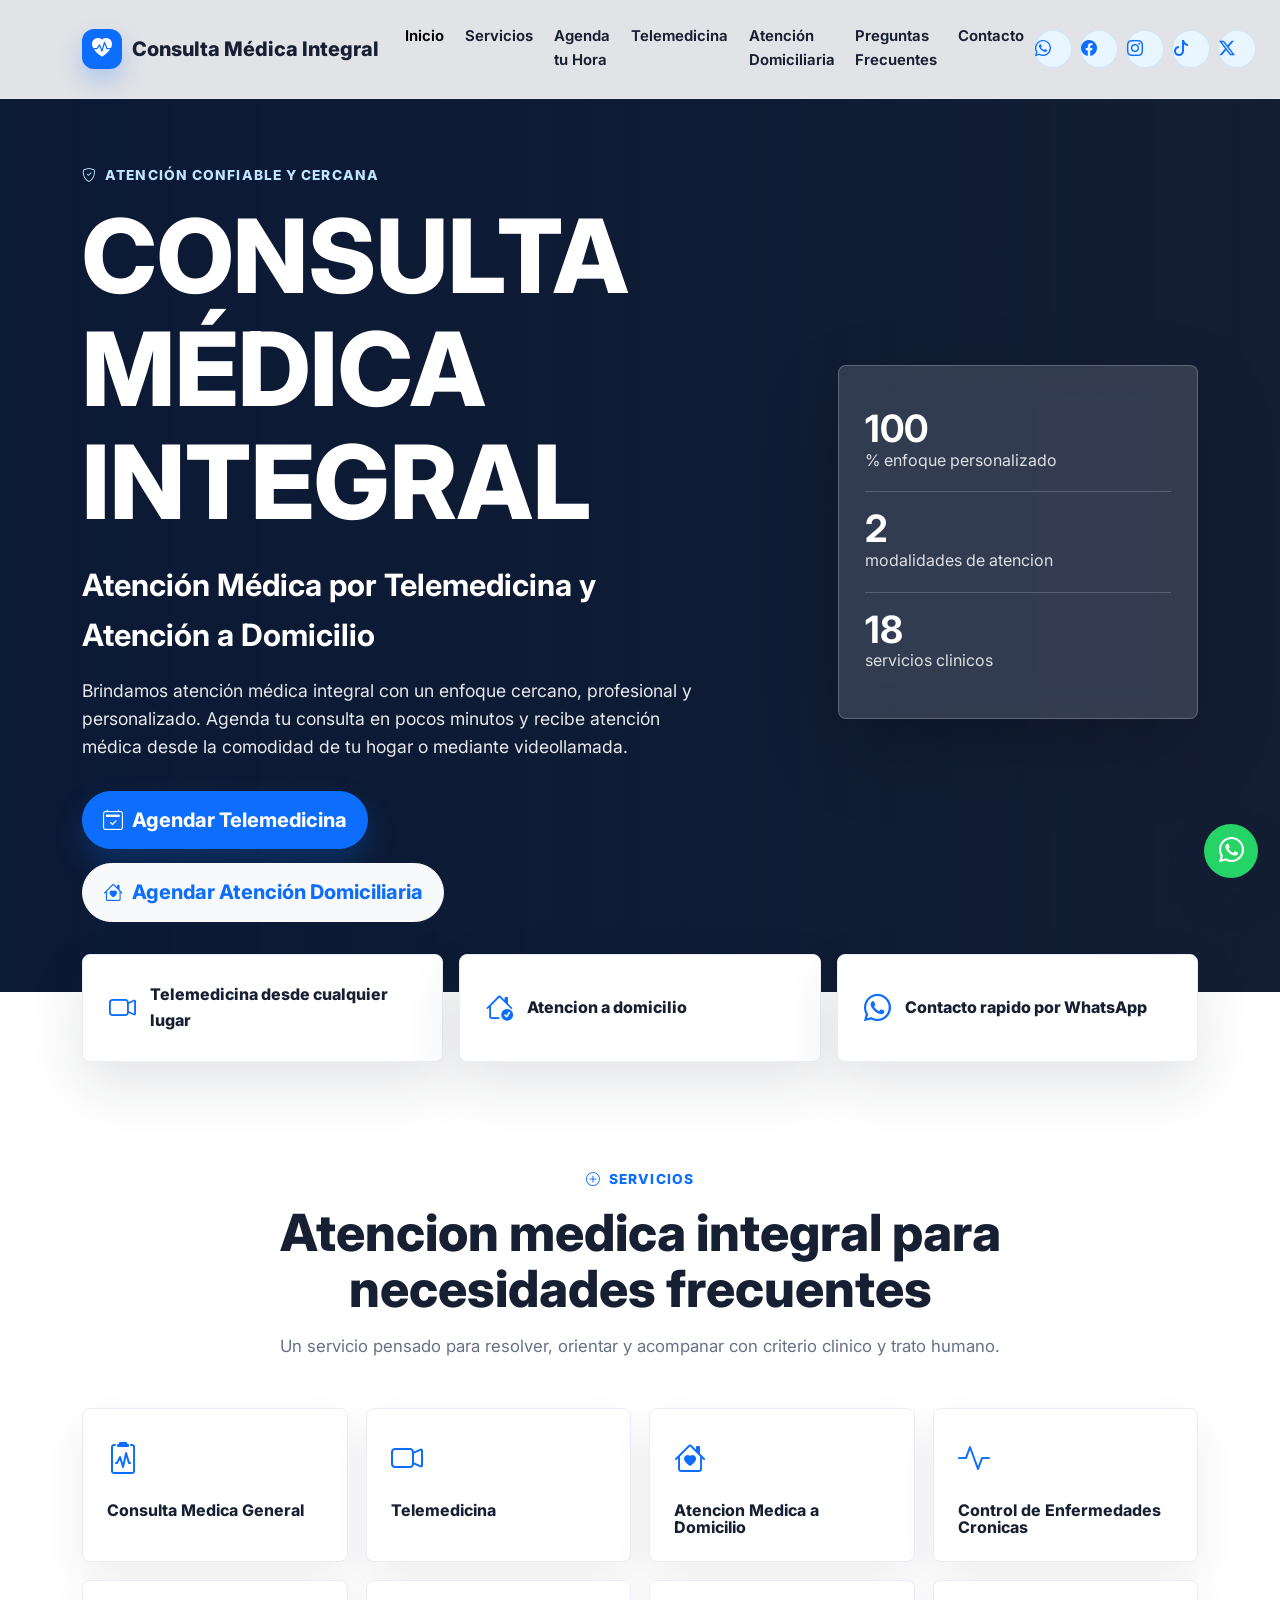
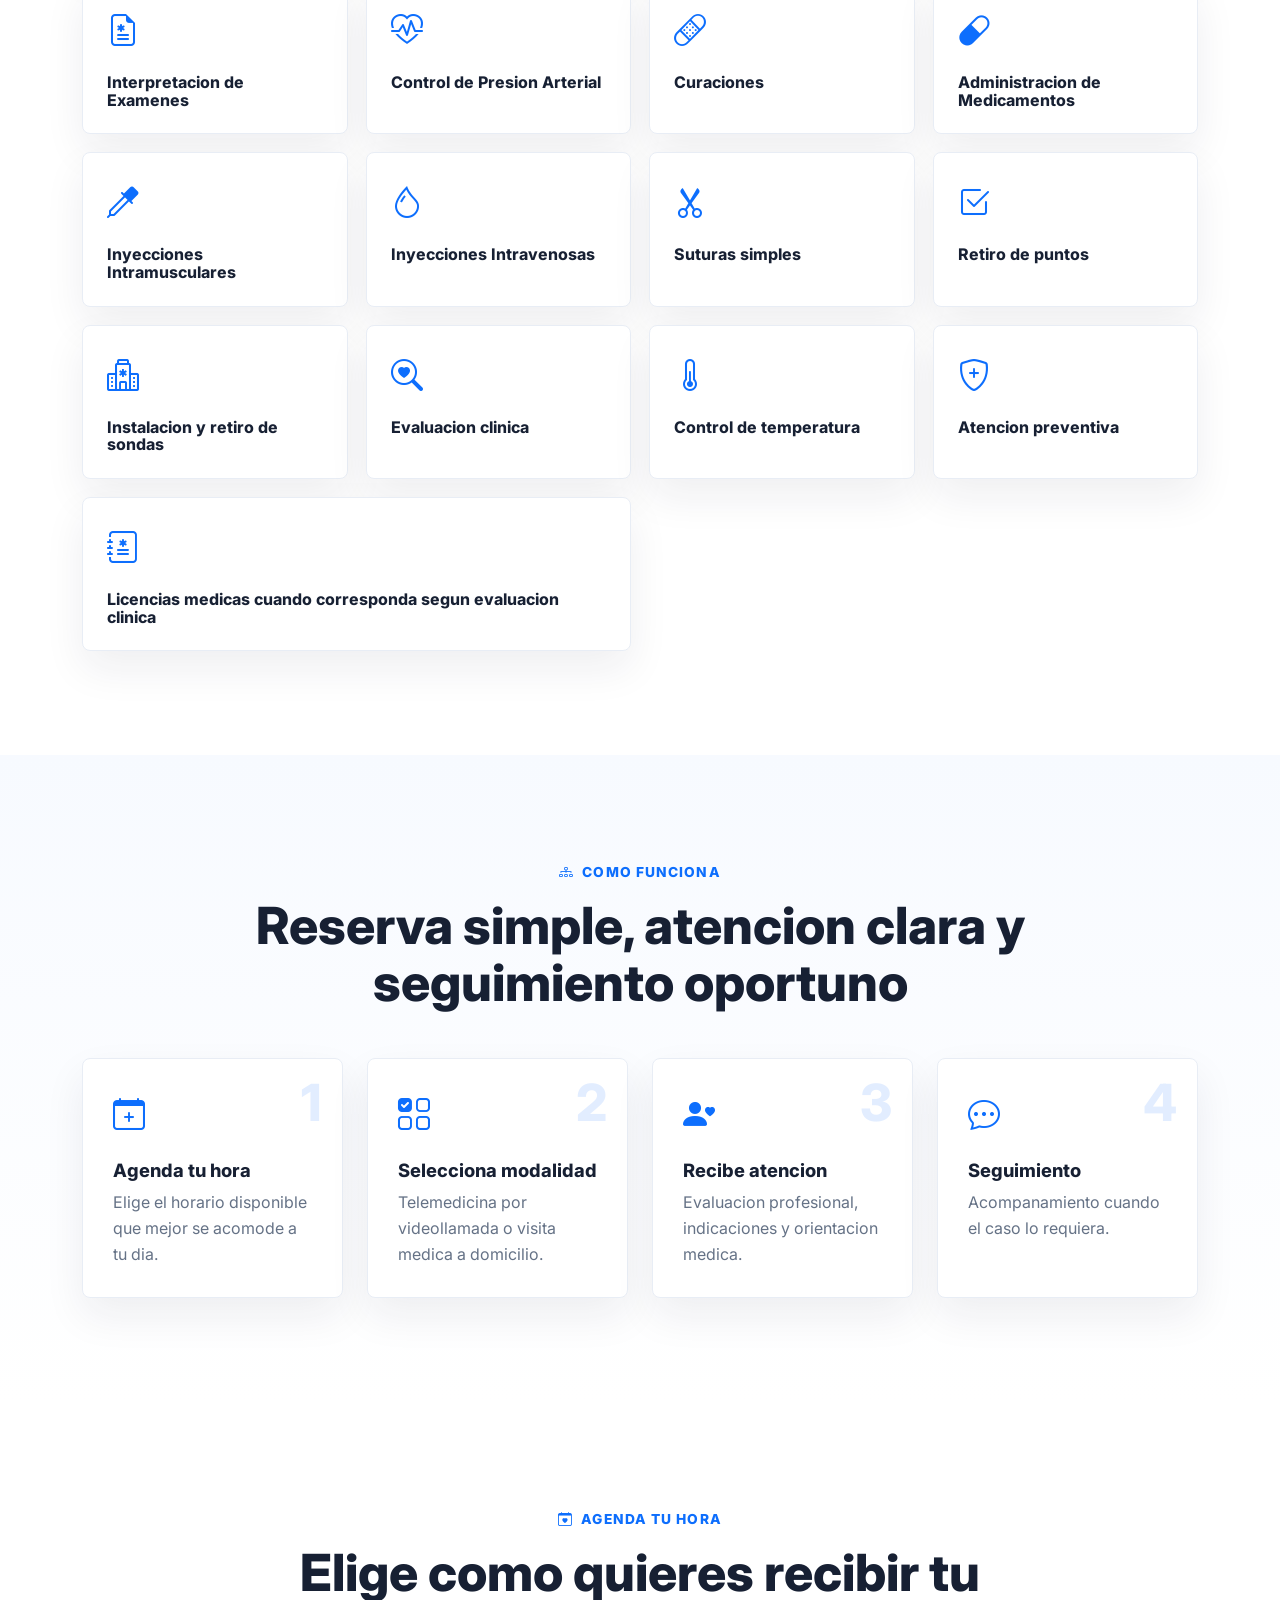
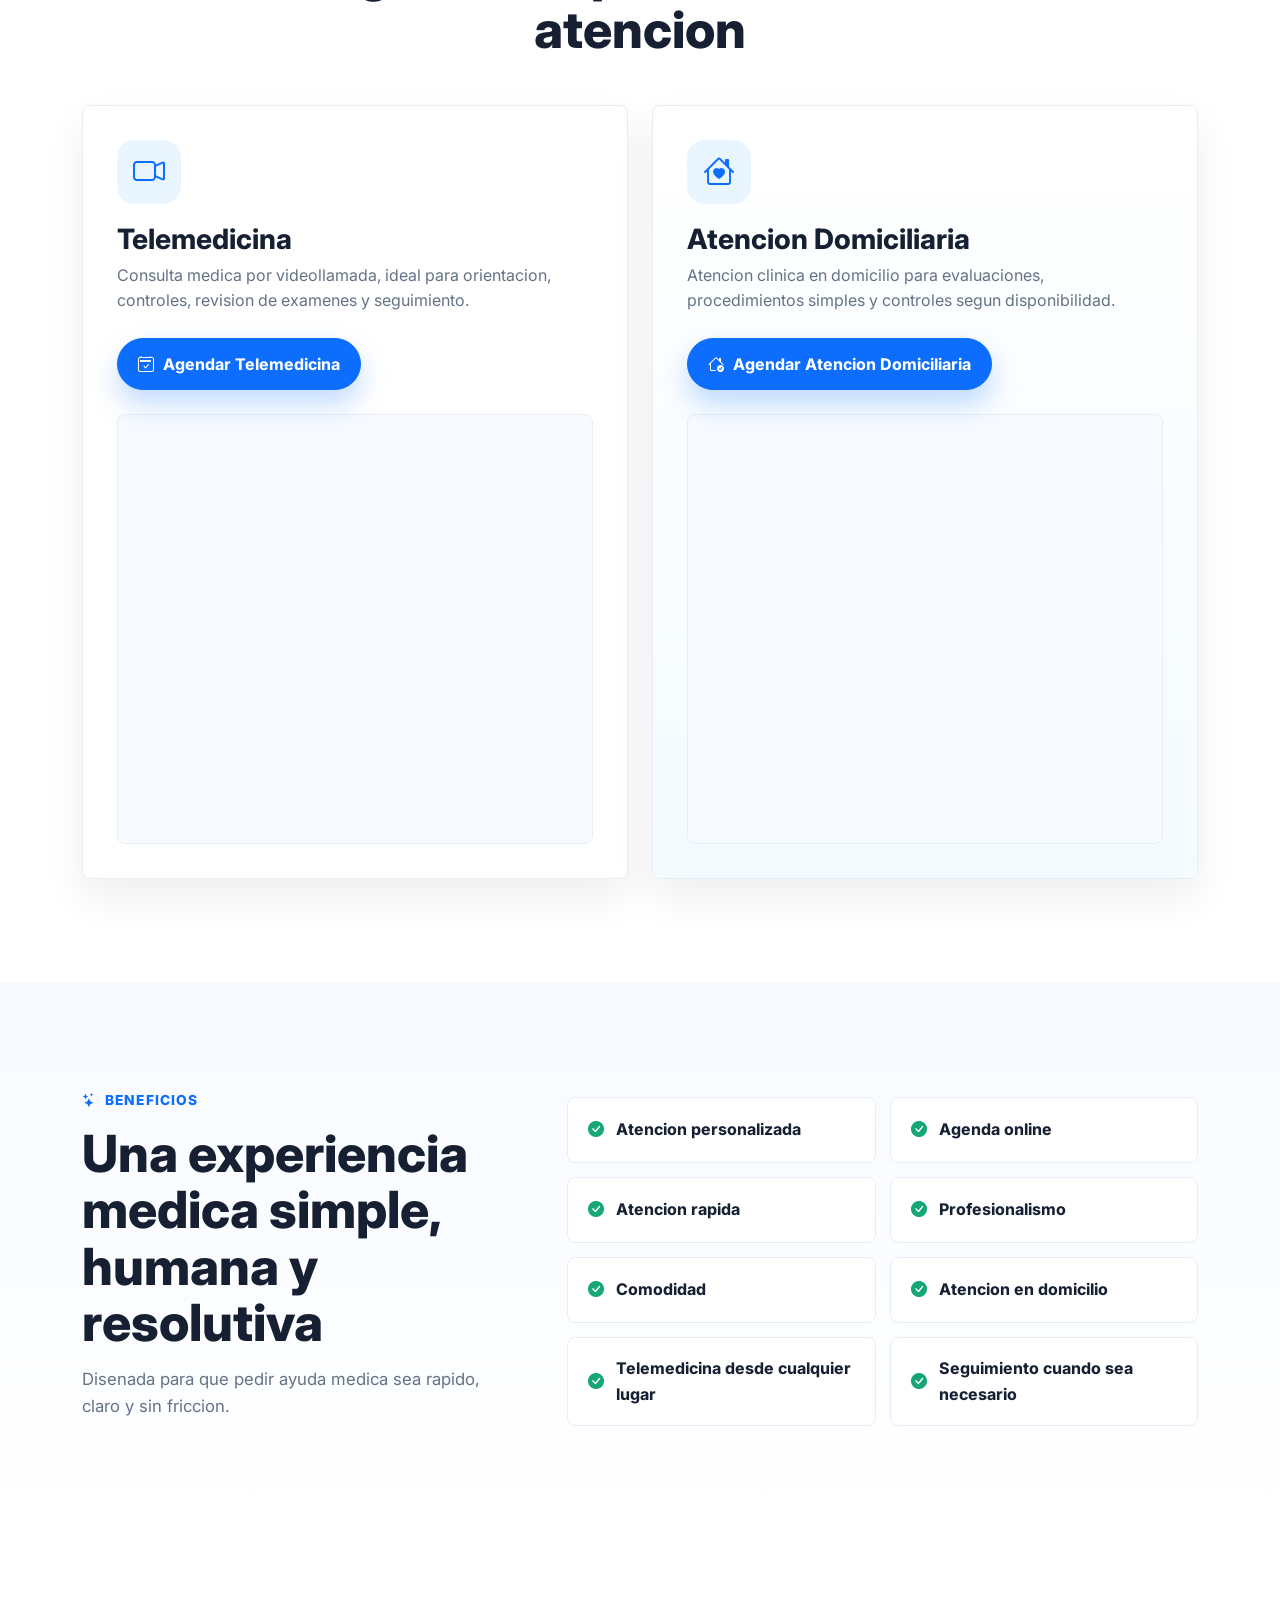
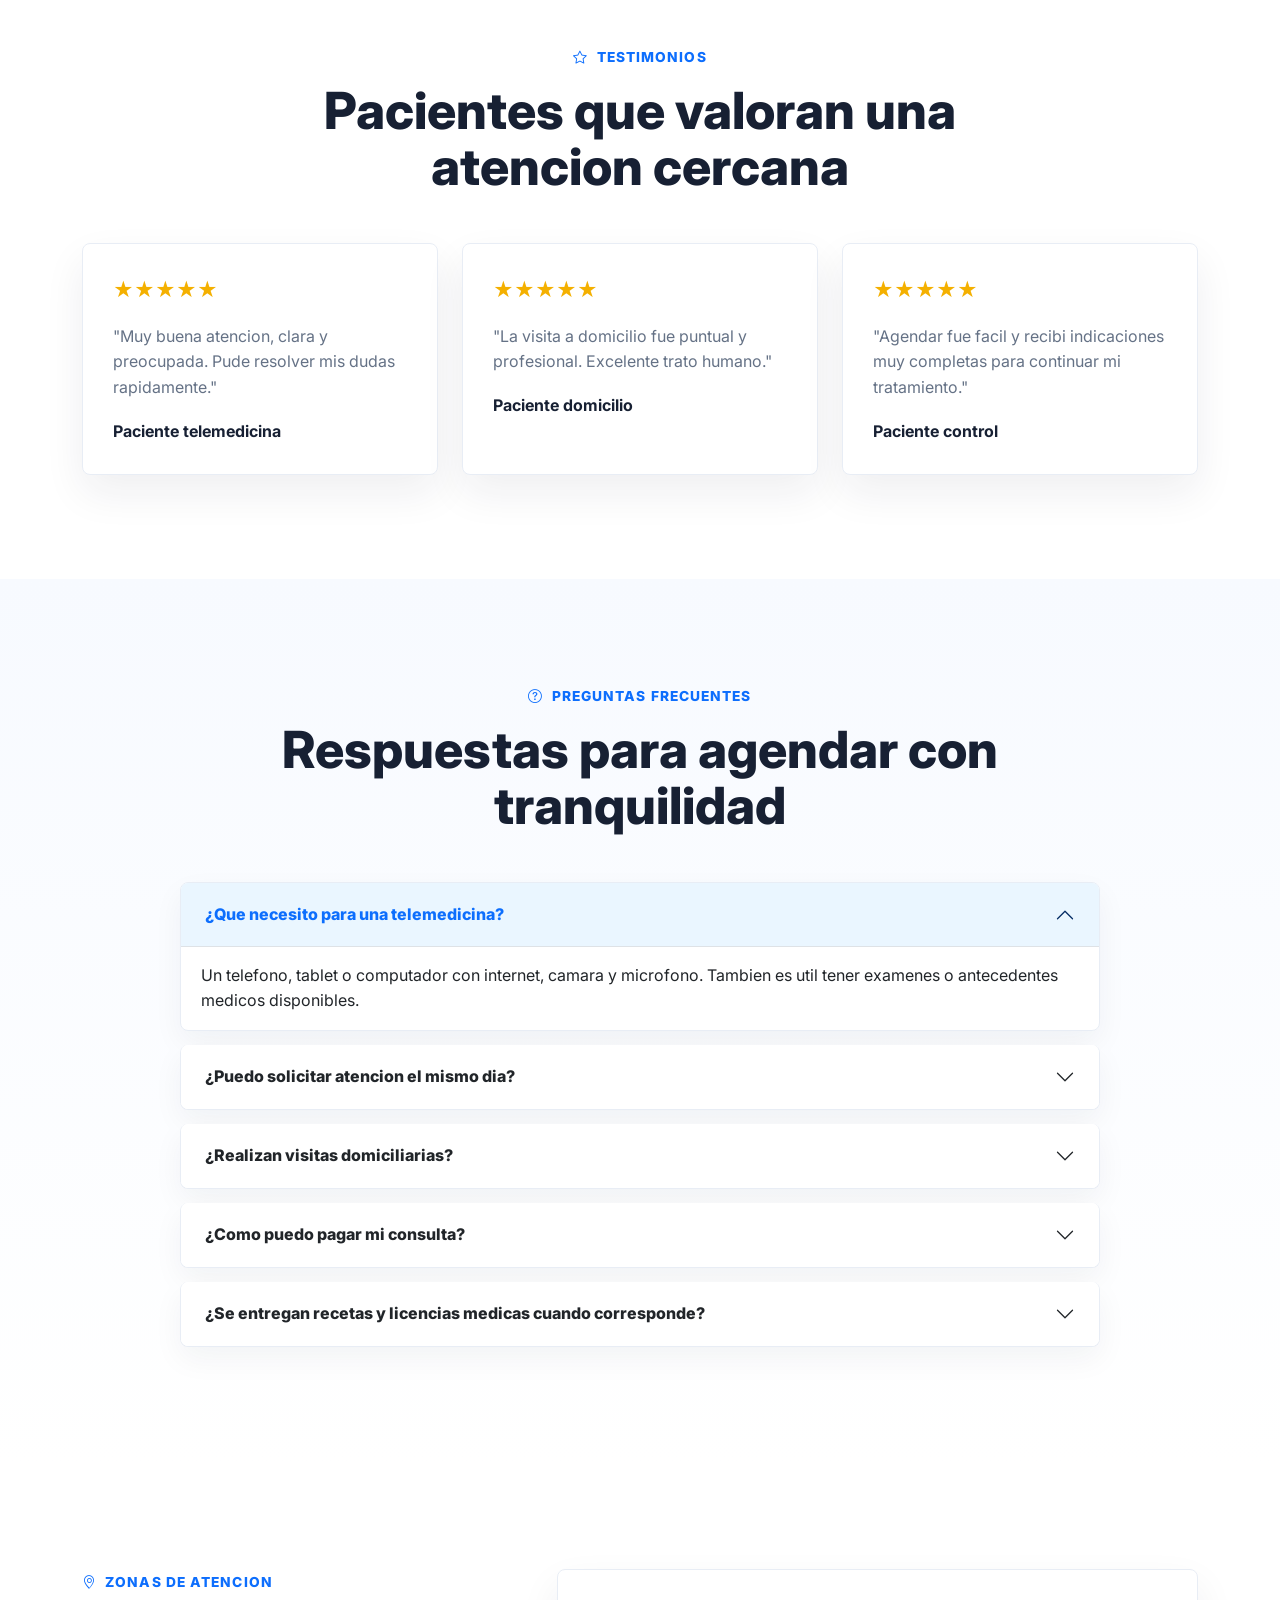
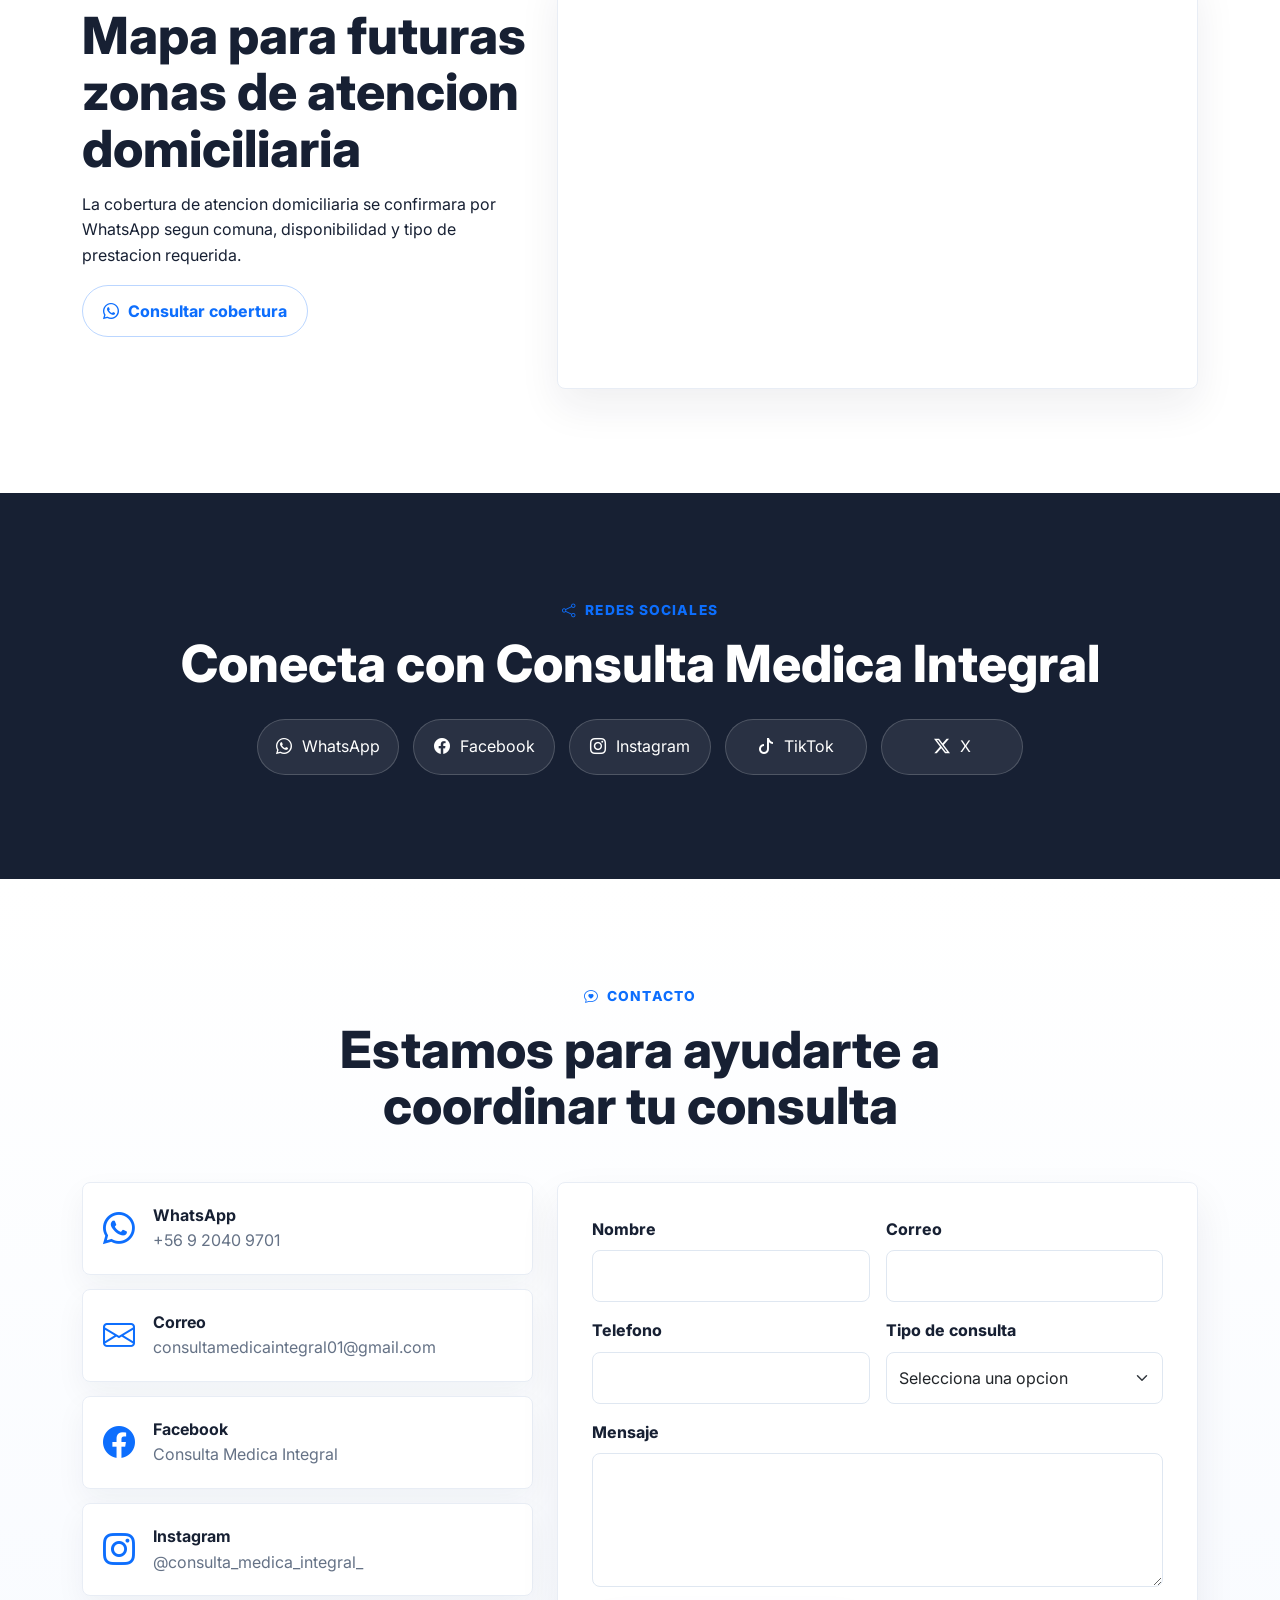
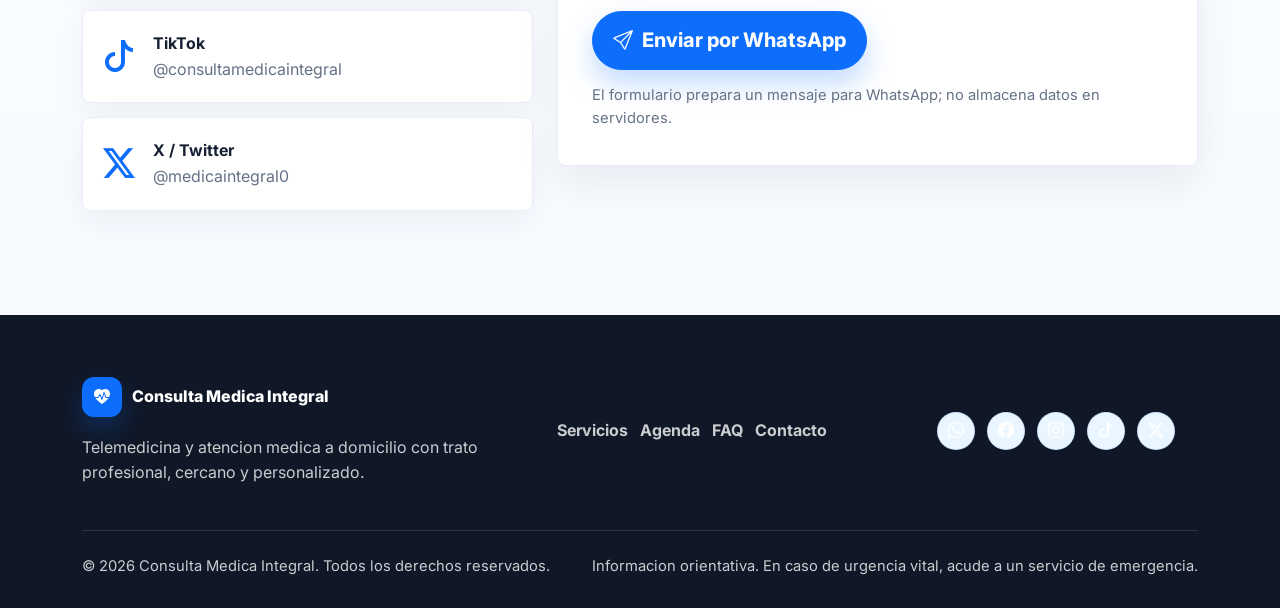
<file: index.html>
<!doctype html>
<html lang="es">
  <head>
    <meta charset="utf-8">
    <meta name="viewport" content="width=device-width, initial-scale=1">
    <title>Consulta Médica Integral | Telemedicina y Atención Médica a Domicilio</title>
    <meta name="description" content="Consulta médica integral mediante telemedicina y atención médica a domicilio. Agenda tu hora fácilmente y recibe atención profesional donde la necesites.">
    <meta name="robots" content="index, follow">
    <link rel="canonical" href="https://consultamedicaintegral.cl/">
    <meta property="og:type" content="website">
    <meta property="og:title" content="Consulta Médica Integral | Telemedicina y Atención Médica a Domicilio">
    <meta property="og:description" content="Agenda atención médica por telemedicina o a domicilio con enfoque cercano, profesional y personalizado.">
    <meta property="og:image" content="https://images.unsplash.com/photo-1559839734-2b71ea197ec2?auto=format&fit=crop&w=1200&q=80">
    <meta property="og:url" content="https://consultamedicaintegral.cl/">
    <meta name="twitter:card" content="summary_large_image">
    <meta name="twitter:title" content="Consulta Médica Integral">
    <meta name="twitter:description" content="Telemedicina y atención médica a domicilio. Agenda tu hora en pocos minutos.">
    <meta name="twitter:image" content="https://images.unsplash.com/photo-1559839734-2b71ea197ec2?auto=format&fit=crop&w=1200&q=80">
    <meta name="theme-color" content="#0D6EFD">
    <link rel="preconnect" href="https://fonts.googleapis.com">
    <link rel="preconnect" href="https://fonts.gstatic.com" crossorigin>
    <link href="https://fonts.googleapis.com/css2?family=Inter:wght@400;500;600;700;800&display=swap" rel="stylesheet">
    <link href="https://cdn.jsdelivr.net/npm/bootstrap@5.3.3/dist/css/bootstrap.min.css" rel="stylesheet">
    <link href="https://cdn.jsdelivr.net/npm/bootstrap-icons@1.11.3/font/bootstrap-icons.min.css" rel="stylesheet">
    <link href="https://unpkg.com/aos@2.3.1/dist/aos.css" rel="stylesheet">
    <link href="styles.css" rel="stylesheet">
    <script type="application/ld+json">
      {
        "@context": "https://schema.org",
        "@type": "MedicalBusiness",
        "name": "Consulta Medica Integral",
        "description": "Consulta medica integral por telemedicina y atencion medica a domicilio.",
        "url": "https://consultamedicaintegral.cl/",
        "telephone": "+56920409701",
        "email": "consultamedicaintegral01@gmail.com",
        "medicalSpecialty": "PrimaryCare",
        "areaServed": "Chile",
        "sameAs": [
          "https://www.facebook.com/profile.php?id=61591259555693",
          "https://www.instagram.com/consulta_medica_integral_/",
          "https://www.tiktok.com/@consultamedicaintegral",
          "https://x.com/medicaintegral0"
        ],
        "contactPoint": {
          "@type": "ContactPoint",
          "telephone": "+56920409701",
          "contactType": "customer service",
          "availableLanguage": "Spanish"
        }
      }
    </script>
  </head>
  <body data-bs-spy="scroll" data-bs-target="#mainNav" data-bs-offset="90" tabindex="0">
    <div class="page-loader" id="pageLoader" aria-hidden="true">
      <div class="loader-mark">
        <span></span>
      </div>
    </div>

    <nav id="mainNav" class="navbar navbar-expand-xl fixed-top glass-nav" aria-label="Navegacion principal">
      <div class="container">
        <a class="navbar-brand" href="#inicio" aria-label="Consulta Medica Integral">
          <span class="brand-symbol"><i class="bi bi-heart-pulse-fill"></i></span>
          <span>Consulta Médica Integral</span>
        </a>
        <div class="d-flex align-items-center gap-2 order-xl-3">
          <a class="social-mini d-none d-sm-inline-flex" href="https://wa.me/56920409701?text=Hola,%20deseo%20agendar%20una%20consulta%20m%C3%A9dica." target="_blank" rel="noopener" aria-label="WhatsApp"><i class="bi bi-whatsapp"></i></a>
          <a class="social-mini d-none d-sm-inline-flex" href="https://www.facebook.com/profile.php?id=61591259555693" target="_blank" rel="noopener" aria-label="Facebook"><i class="bi bi-facebook"></i></a>
          <a class="social-mini d-none d-sm-inline-flex" href="https://www.instagram.com/consulta_medica_integral_/" target="_blank" rel="noopener" aria-label="Instagram"><i class="bi bi-instagram"></i></a>
          <a class="social-mini d-none d-sm-inline-flex" href="https://www.tiktok.com/@consultamedicaintegral" target="_blank" rel="noopener" aria-label="TikTok"><i class="bi bi-tiktok"></i></a>
          <a class="social-mini d-none d-sm-inline-flex" href="https://x.com/medicaintegral0" target="_blank" rel="noopener" aria-label="X Twitter"><i class="bi bi-twitter-x"></i></a>
          <button class="navbar-toggler" type="button" data-bs-toggle="collapse" data-bs-target="#navbarContent" aria-controls="navbarContent" aria-expanded="false" aria-label="Abrir menu">
            <span class="navbar-toggler-icon"></span>
          </button>
        </div>
        <div class="collapse navbar-collapse order-xl-2" id="navbarContent">
          <ul class="navbar-nav mx-auto mb-3 mb-xl-0">
            <li class="nav-item"><a class="nav-link" href="#inicio">Inicio</a></li>
            <li class="nav-item"><a class="nav-link" href="#servicios">Servicios</a></li>
            <li class="nav-item"><a class="nav-link" href="#agenda">Agenda tu Hora</a></li>
            <li class="nav-item"><a class="nav-link" href="#telemedicina">Telemedicina</a></li>
            <li class="nav-item"><a class="nav-link" href="#domicilio">Atención Domiciliaria</a></li>
            <li class="nav-item"><a class="nav-link" href="#faq">Preguntas Frecuentes</a></li>
            <li class="nav-item"><a class="nav-link" href="#contacto">Contacto</a></li>
          </ul>
        </div>
      </div>
    </nav>

    <main>
      <section id="inicio" class="hero-section">
        <div class="hero-bg" role="img" aria-label="Medica atendiendo a una paciente en consulta"></div>
        <div class="hero-overlay"></div>
        <div class="container hero-content">
          <div class="row align-items-center min-vh-100">
            <div class="col-lg-7" data-aos="fade-up">
              <span class="section-kicker"><i class="bi bi-shield-check"></i> Atención confiable y cercana</span>
              <h1>CONSULTA MÉDICA INTEGRAL</h1>
              <p class="hero-subtitle">Atención Médica por Telemedicina y Atención a Domicilio</p>
              <p class="hero-copy">Brindamos atención médica integral con un enfoque cercano, profesional y personalizado. Agenda tu consulta en pocos minutos y recibe atención médica desde la comodidad de tu hogar o mediante videollamada.</p>
              <div class="hero-actions">
                <a class="btn btn-primary btn-lg" href="https://calendar.app.google/VVgFMhi9uU4wUZ3n7" target="_blank" rel="noopener"><i class="bi bi-calendar2-check"></i> Agendar Telemedicina</a>
                <a class="btn btn-light btn-lg" href="https://calendar.app.google/sRwEcEw5yTqPMcnf6" target="_blank" rel="noopener"><i class="bi bi-house-heart"></i> Agendar Atención Domiciliaria</a>
              </div>
            </div>
            <div class="col-lg-5 d-none d-lg-block" data-aos="fade-left" data-aos-delay="150">
              <div class="hero-panel">
                <div class="metric">
                  <strong data-counter="100">0</strong><span>% enfoque personalizado</span>
                </div>
                <div class="metric">
                  <strong data-counter="2">0</strong><span> modalidades de atencion</span>
                </div>
                <div class="metric">
                  <strong data-counter="18">0</strong><span> servicios clinicos</span>
                </div>
              </div>
            </div>
          </div>
        </div>
      </section>

      <section class="trust-strip">
        <div class="container">
          <div class="row g-3">
            <div class="col-md-4" data-aos="fade-up"><div class="trust-item"><i class="bi bi-camera-video"></i> Telemedicina desde cualquier lugar</div></div>
            <div class="col-md-4" data-aos="fade-up" data-aos-delay="80"><div class="trust-item"><i class="bi bi-house-check"></i> Atencion a domicilio</div></div>
            <div class="col-md-4" data-aos="fade-up" data-aos-delay="160"><div class="trust-item"><i class="bi bi-whatsapp"></i> Contacto rapido por WhatsApp</div></div>
          </div>
        </div>
      </section>

      <section id="servicios" class="section-padding">
        <div class="container">
          <div class="section-heading" data-aos="fade-up">
            <span class="section-kicker"><i class="bi bi-plus-circle"></i> Servicios</span>
            <h2>Atencion medica integral para necesidades frecuentes</h2>
            <p>Un servicio pensado para resolver, orientar y acompanar con criterio clinico y trato humano.</p>
          </div>
          <div class="services-grid">
            <article class="service-card" data-aos="fade-up"><i class="bi bi-clipboard2-pulse"></i><h3>Consulta Medica General</h3></article>
            <article class="service-card" data-aos="fade-up"><i class="bi bi-camera-video"></i><h3>Telemedicina</h3></article>
            <article class="service-card" data-aos="fade-up"><i class="bi bi-house-heart"></i><h3>Atencion Medica a Domicilio</h3></article>
            <article class="service-card" data-aos="fade-up"><i class="bi bi-activity"></i><h3>Control de Enfermedades Cronicas</h3></article>
            <article class="service-card" data-aos="fade-up"><i class="bi bi-file-earmark-medical"></i><h3>Interpretacion de Examenes</h3></article>
            <article class="service-card" data-aos="fade-up"><i class="bi bi-heart-pulse"></i><h3>Control de Presion Arterial</h3></article>
            <article class="service-card" data-aos="fade-up"><i class="bi bi-bandaid"></i><h3>Curaciones</h3></article>
            <article class="service-card" data-aos="fade-up"><i class="bi bi-capsule"></i><h3>Administracion de Medicamentos</h3></article>
            <article class="service-card" data-aos="fade-up"><i class="bi bi-eyedropper"></i><h3>Inyecciones Intramusculares</h3></article>
            <article class="service-card" data-aos="fade-up"><i class="bi bi-droplet"></i><h3>Inyecciones Intravenosas</h3></article>
            <article class="service-card" data-aos="fade-up"><i class="bi bi-scissors"></i><h3>Suturas simples</h3></article>
            <article class="service-card" data-aos="fade-up"><i class="bi bi-check2-square"></i><h3>Retiro de puntos</h3></article>
            <article class="service-card" data-aos="fade-up"><i class="bi bi-hospital"></i><h3>Instalacion y retiro de sondas</h3></article>
            <article class="service-card" data-aos="fade-up"><i class="bi bi-search-heart"></i><h3>Evaluacion clinica</h3></article>
            <article class="service-card" data-aos="fade-up"><i class="bi bi-thermometer-half"></i><h3>Control de temperatura</h3></article>
            <article class="service-card" data-aos="fade-up"><i class="bi bi-shield-plus"></i><h3>Atencion preventiva</h3></article>
            <article class="service-card wide" data-aos="fade-up"><i class="bi bi-journal-medical"></i><h3>Licencias medicas cuando corresponda segun evaluacion clinica</h3></article>
          </div>
        </div>
      </section>

      <section class="section-padding soft-section">
        <div class="container">
          <div class="section-heading" data-aos="fade-up">
            <span class="section-kicker"><i class="bi bi-diagram-3"></i> Como funciona</span>
            <h2>Reserva simple, atencion clara y seguimiento oportuno</h2>
          </div>
          <div class="row g-4">
            <div class="col-md-6 col-lg-3" data-aos="fade-up"><div class="step-card"><span>1</span><i class="bi bi-calendar-plus"></i><h3>Agenda tu hora</h3><p>Elige el horario disponible que mejor se acomode a tu dia.</p></div></div>
            <div class="col-md-6 col-lg-3" data-aos="fade-up" data-aos-delay="80"><div class="step-card"><span>2</span><i class="bi bi-ui-checks-grid"></i><h3>Selecciona modalidad</h3><p>Telemedicina por videollamada o visita medica a domicilio.</p></div></div>
            <div class="col-md-6 col-lg-3" data-aos="fade-up" data-aos-delay="160"><div class="step-card"><span>3</span><i class="bi bi-person-heart"></i><h3>Recibe atencion</h3><p>Evaluacion profesional, indicaciones y orientacion medica.</p></div></div>
            <div class="col-md-6 col-lg-3" data-aos="fade-up" data-aos-delay="240"><div class="step-card"><span>4</span><i class="bi bi-chat-dots"></i><h3>Seguimiento</h3><p>Acompanamiento cuando el caso lo requiera.</p></div></div>
          </div>
        </div>
      </section>

      <section id="agenda" class="section-padding">
        <div class="container">
          <div class="section-heading" data-aos="fade-up">
            <span class="section-kicker"><i class="bi bi-calendar-heart"></i> Agenda tu Hora</span>
            <h2>Elige como quieres recibir tu atencion</h2>
          </div>
          <div class="row g-4">
            <div id="telemedicina" class="col-lg-6" data-aos="fade-up">
              <article class="booking-card">
                <div class="booking-icon"><i class="bi bi-camera-video"></i></div>
                <h3>Telemedicina</h3>
                <p>Consulta medica por videollamada, ideal para orientacion, controles, revision de examenes y seguimiento.</p>
                <a class="btn btn-primary" href="https://calendar.app.google/VVgFMhi9uU4wUZ3n7" target="_blank" rel="noopener"><i class="bi bi-calendar2-check"></i> Agendar Telemedicina</a>
                <div class="calendar-frame">
                  <iframe loading="lazy" src="https://calendar.app.google/VVgFMhi9uU4wUZ3n7" title="Calendario de telemedicina"></iframe>
                </div>
              </article>
            </div>
            <div id="domicilio" class="col-lg-6" data-aos="fade-up" data-aos-delay="120">
              <article class="booking-card accent">
                <div class="booking-icon"><i class="bi bi-house-heart"></i></div>
                <h3>Atencion Domiciliaria</h3>
                <p>Atencion clinica en domicilio para evaluaciones, procedimientos simples y controles segun disponibilidad.</p>
                <a class="btn btn-primary" href="https://calendar.app.google/sRwEcEw5yTqPMcnf6" target="_blank" rel="noopener"><i class="bi bi-house-check"></i> Agendar Atencion Domiciliaria</a>
                <div class="calendar-frame">
                  <iframe loading="lazy" src="https://calendar.app.google/sRwEcEw5yTqPMcnf6" title="Calendario de atencion domiciliaria"></iframe>
                </div>
              </article>
            </div>
          </div>
        </div>
      </section>

      <section class="section-padding benefits-section">
        <div class="container">
          <div class="row align-items-center g-5">
            <div class="col-lg-5" data-aos="fade-right">
              <span class="section-kicker"><i class="bi bi-stars"></i> Beneficios</span>
              <h2>Una experiencia medica simple, humana y resolutiva</h2>
              <p>Disenada para que pedir ayuda medica sea rapido, claro y sin friccion.</p>
            </div>
            <div class="col-lg-7">
              <div class="benefits-grid">
                <div data-aos="zoom-in"><i class="bi bi-check-circle-fill"></i> Atencion personalizada</div>
                <div data-aos="zoom-in"><i class="bi bi-check-circle-fill"></i> Agenda online</div>
                <div data-aos="zoom-in"><i class="bi bi-check-circle-fill"></i> Atencion rapida</div>
                <div data-aos="zoom-in"><i class="bi bi-check-circle-fill"></i> Profesionalismo</div>
                <div data-aos="zoom-in"><i class="bi bi-check-circle-fill"></i> Comodidad</div>
                <div data-aos="zoom-in"><i class="bi bi-check-circle-fill"></i> Atencion en domicilio</div>
                <div data-aos="zoom-in"><i class="bi bi-check-circle-fill"></i> Telemedicina desde cualquier lugar</div>
                <div data-aos="zoom-in"><i class="bi bi-check-circle-fill"></i> Seguimiento cuando sea necesario</div>
              </div>
            </div>
          </div>
        </div>
      </section>

      <section class="section-padding">
        <div class="container">
          <div class="section-heading" data-aos="fade-up">
            <span class="section-kicker"><i class="bi bi-star"></i> Testimonios</span>
            <h2>Pacientes que valoran una atencion cercana</h2>
          </div>
          <div class="row g-4">
            <div class="col-md-4" data-aos="fade-up"><div class="testimonial-card"><div class="stars">★★★★★</div><p>"Muy buena atencion, clara y preocupada. Pude resolver mis dudas rapidamente."</p><strong>Paciente telemedicina</strong></div></div>
            <div class="col-md-4" data-aos="fade-up" data-aos-delay="100"><div class="testimonial-card"><div class="stars">★★★★★</div><p>"La visita a domicilio fue puntual y profesional. Excelente trato humano."</p><strong>Paciente domicilio</strong></div></div>
            <div class="col-md-4" data-aos="fade-up" data-aos-delay="200"><div class="testimonial-card"><div class="stars">★★★★★</div><p>"Agendar fue facil y recibi indicaciones muy completas para continuar mi tratamiento."</p><strong>Paciente control</strong></div></div>
          </div>
        </div>
      </section>

      <section id="faq" class="section-padding soft-section">
        <div class="container">
          <div class="section-heading" data-aos="fade-up">
            <span class="section-kicker"><i class="bi bi-question-circle"></i> Preguntas Frecuentes</span>
            <h2>Respuestas para agendar con tranquilidad</h2>
          </div>
          <div class="accordion premium-accordion" id="faqAccordion" data-aos="fade-up">
            <div class="accordion-item"><h3 class="accordion-header"><button class="accordion-button" type="button" data-bs-toggle="collapse" data-bs-target="#faq1">¿Que necesito para una telemedicina?</button></h3><div id="faq1" class="accordion-collapse collapse show" data-bs-parent="#faqAccordion"><div class="accordion-body">Un telefono, tablet o computador con internet, camara y microfono. Tambien es util tener examenes o antecedentes medicos disponibles.</div></div></div>
            <div class="accordion-item"><h3 class="accordion-header"><button class="accordion-button collapsed" type="button" data-bs-toggle="collapse" data-bs-target="#faq2">¿Puedo solicitar atencion el mismo dia?</button></h3><div id="faq2" class="accordion-collapse collapse" data-bs-parent="#faqAccordion"><div class="accordion-body">Si hay disponibilidad en agenda, puedes reservar para el mismo dia. Para dudas urgentes, escribe por WhatsApp.</div></div></div>
            <div class="accordion-item"><h3 class="accordion-header"><button class="accordion-button collapsed" type="button" data-bs-toggle="collapse" data-bs-target="#faq3">¿Realizan visitas domiciliarias?</button></h3><div id="faq3" class="accordion-collapse collapse" data-bs-parent="#faqAccordion"><div class="accordion-body">Si, segun zona de cobertura y disponibilidad horaria. Las zonas se actualizaran progresivamente.</div></div></div>
            <div class="accordion-item"><h3 class="accordion-header"><button class="accordion-button collapsed" type="button" data-bs-toggle="collapse" data-bs-target="#faq4">¿Como puedo pagar mi consulta?</button></h3><div id="faq4" class="accordion-collapse collapse" data-bs-parent="#faqAccordion"><div class="accordion-body">Las opciones de pago se coordinan al momento de reservar o confirmar la consulta.</div></div></div>
            <div class="accordion-item"><h3 class="accordion-header"><button class="accordion-button collapsed" type="button" data-bs-toggle="collapse" data-bs-target="#faq5">¿Se entregan recetas y licencias medicas cuando corresponde?</button></h3><div id="faq5" class="accordion-collapse collapse" data-bs-parent="#faqAccordion"><div class="accordion-body">Si corresponde segun evaluacion clinica y normativa vigente, se entregan indicaciones, recetas o licencias medicas.</div></div></div>
          </div>
        </div>
      </section>

      <section class="section-padding">
        <div class="container">
          <div class="row g-4 align-items-stretch">
            <div class="col-lg-5" data-aos="fade-right">
              <span class="section-kicker"><i class="bi bi-geo-alt"></i> Zonas de Atencion</span>
              <h2>Mapa para futuras zonas de atencion domiciliaria</h2>
              <p>La cobertura de atencion domiciliaria se confirmara por WhatsApp segun comuna, disponibilidad y tipo de prestacion requerida.</p>
              <a class="btn btn-outline-primary" href="https://wa.me/56920409701?text=Hola,%20quiero%20consultar%20si%20hay%20atenci%C3%B3n%20a%20domicilio%20en%20mi%20zona." target="_blank" rel="noopener"><i class="bi bi-whatsapp"></i> Consultar cobertura</a>
            </div>
            <div class="col-lg-7" data-aos="fade-left">
              <div class="map-card">
                <iframe loading="lazy" title="Mapa de zonas de atencion" src="https://www.google.com/maps?q=Chile&output=embed"></iframe>
              </div>
            </div>
          </div>
        </div>
      </section>

      <section class="section-padding social-section">
        <div class="container text-center">
          <span class="section-kicker justify-content-center" data-aos="fade-up"><i class="bi bi-share"></i> Redes Sociales</span>
          <h2 data-aos="fade-up">Conecta con Consulta Medica Integral</h2>
          <div class="social-buttons" data-aos="fade-up" data-aos-delay="100">
            <a href="https://wa.me/56920409701?text=Hola,%20deseo%20agendar%20una%20consulta%20m%C3%A9dica." target="_blank" rel="noopener"><i class="bi bi-whatsapp"></i><span>WhatsApp</span></a>
            <a href="https://www.facebook.com/profile.php?id=61591259555693" target="_blank" rel="noopener"><i class="bi bi-facebook"></i><span>Facebook</span></a>
            <a href="https://www.instagram.com/consulta_medica_integral_/" target="_blank" rel="noopener"><i class="bi bi-instagram"></i><span>Instagram</span></a>
            <a href="https://www.tiktok.com/@consultamedicaintegral" target="_blank" rel="noopener"><i class="bi bi-tiktok"></i><span>TikTok</span></a>
            <a href="https://x.com/medicaintegral0" target="_blank" rel="noopener"><i class="bi bi-twitter-x"></i><span>X</span></a>
          </div>
        </div>
      </section>

      <section id="contacto" class="section-padding contact-section">
        <div class="container">
          <div class="section-heading" data-aos="fade-up">
            <span class="section-kicker"><i class="bi bi-chat-heart"></i> Contacto</span>
            <h2>Estamos para ayudarte a coordinar tu consulta</h2>
          </div>
          <div class="row g-4">
            <div class="col-lg-5">
              <div class="contact-cards">
                <a class="contact-card" href="https://wa.me/56920409701?text=Hola,%20deseo%20agendar%20una%20consulta%20m%C3%A9dica." target="_blank" rel="noopener" data-aos="fade-up"><i class="bi bi-whatsapp"></i><span><strong>WhatsApp</strong>+56 9 2040 9701</span></a>
                <a class="contact-card" href="mailto:consultamedicaintegral01@gmail.com" data-aos="fade-up"><i class="bi bi-envelope"></i><span><strong>Correo</strong>consultamedicaintegral01@gmail.com</span></a>
                <a class="contact-card" href="https://www.facebook.com/profile.php?id=61591259555693" target="_blank" rel="noopener" data-aos="fade-up"><i class="bi bi-facebook"></i><span><strong>Facebook</strong>Consulta Medica Integral</span></a>
                <a class="contact-card" href="https://www.instagram.com/consulta_medica_integral_/" target="_blank" rel="noopener" data-aos="fade-up"><i class="bi bi-instagram"></i><span><strong>Instagram</strong>@consulta_medica_integral_</span></a>
                <a class="contact-card" href="https://www.tiktok.com/@consultamedicaintegral" target="_blank" rel="noopener" data-aos="fade-up"><i class="bi bi-tiktok"></i><span><strong>TikTok</strong>@consultamedicaintegral</span></a>
                <a class="contact-card" href="https://x.com/medicaintegral0" target="_blank" rel="noopener" data-aos="fade-up"><i class="bi bi-twitter-x"></i><span><strong>X / Twitter</strong>@medicaintegral0</span></a>
              </div>
            </div>
            <div class="col-lg-7" data-aos="fade-left">
              <form class="contact-form needs-validation" id="contactForm" novalidate>
                <div class="row g-3">
                  <div class="col-md-6">
                    <label for="name" class="form-label">Nombre</label>
                    <input type="text" class="form-control" id="name" name="name" minlength="3" required>
                    <div class="invalid-feedback">Ingresa tu nombre.</div>
                  </div>
                  <div class="col-md-6">
                    <label for="email" class="form-label">Correo</label>
                    <input type="email" class="form-control" id="email" name="email" required>
                    <div class="invalid-feedback">Ingresa un correo valido.</div>
                  </div>
                  <div class="col-md-6">
                    <label for="phone" class="form-label">Telefono</label>
                    <input type="tel" class="form-control" id="phone" name="phone" pattern="^[0-9+ ]{8,16}$" required>
                    <div class="invalid-feedback">Ingresa un telefono valido.</div>
                  </div>
                  <div class="col-md-6">
                    <label for="service" class="form-label">Tipo de consulta</label>
                    <select class="form-select" id="service" name="service" required>
                      <option value="">Selecciona una opcion</option>
                      <option>Telemedicina</option>
                      <option>Atencion domiciliaria</option>
                      <option>Consulta general</option>
                    </select>
                    <div class="invalid-feedback">Selecciona una opcion.</div>
                  </div>
                  <div class="col-12">
                    <label for="message" class="form-label">Mensaje</label>
                    <textarea class="form-control" id="message" name="message" rows="5" minlength="10" required></textarea>
                    <div class="invalid-feedback">Cuéntanos brevemente que necesitas.</div>
                  </div>
                </div>
                <button class="btn btn-primary btn-lg mt-4" type="submit"><i class="bi bi-send"></i> Enviar por WhatsApp</button>
                <p class="form-note">El formulario prepara un mensaje para WhatsApp; no almacena datos en servidores.</p>
              </form>
            </div>
          </div>
        </div>
      </section>
    </main>

    <footer class="site-footer">
      <div class="container">
        <div class="row g-4 align-items-center">
          <div class="col-lg-5">
            <a class="footer-brand" href="#inicio"><i class="bi bi-heart-pulse-fill"></i> Consulta Medica Integral</a>
            <p>Telemedicina y atencion medica a domicilio con trato profesional, cercano y personalizado.</p>
          </div>
          <div class="col-lg-4">
            <div class="footer-links">
              <a href="#servicios">Servicios</a>
              <a href="#agenda">Agenda</a>
              <a href="#faq">FAQ</a>
              <a href="#contacto">Contacto</a>
            </div>
          </div>
          <div class="col-lg-3">
            <div class="footer-social">
              <a href="https://wa.me/56920409701?text=Hola,%20deseo%20agendar%20una%20consulta%20m%C3%A9dica." target="_blank" rel="noopener" aria-label="WhatsApp"><i class="bi bi-whatsapp"></i></a>
              <a href="https://www.facebook.com/profile.php?id=61591259555693" target="_blank" rel="noopener" aria-label="Facebook"><i class="bi bi-facebook"></i></a>
              <a href="https://www.instagram.com/consulta_medica_integral_/" target="_blank" rel="noopener" aria-label="Instagram"><i class="bi bi-instagram"></i></a>
              <a href="https://www.tiktok.com/@consultamedicaintegral" target="_blank" rel="noopener" aria-label="TikTok"><i class="bi bi-tiktok"></i></a>
              <a href="https://x.com/medicaintegral0" target="_blank" rel="noopener" aria-label="X Twitter"><i class="bi bi-twitter-x"></i></a>
            </div>
          </div>
        </div>
        <div class="footer-bottom">
          <span>© 2026 Consulta Medica Integral. Todos los derechos reservados.</span>
          <span>Informacion orientativa. En caso de urgencia vital, acude a un servicio de emergencia.</span>
        </div>
      </div>
    </footer>

    <a class="floating-whatsapp" href="https://wa.me/56920409701?text=Hola,%20deseo%20agendar%20una%20consulta%20m%C3%A9dica." target="_blank" rel="noopener" aria-label="Escribenos por WhatsApp">
      <i class="bi bi-whatsapp"></i>
    </a>
    <button class="back-to-top" id="backToTop" type="button" aria-label="Volver arriba"><i class="bi bi-arrow-up"></i></button>

    <script src="https://cdn.jsdelivr.net/npm/bootstrap@5.3.3/dist/js/bootstrap.bundle.min.js" defer></script>
    <script src="https://unpkg.com/aos@2.3.1/dist/aos.js" defer></script>
    <script src="main.js" defer></script>
  </body>
</html>
</file>
<file: styles.css>
:root {
  --primary: #0d6efd;
  --primary-dark: #084bb3;
  --sky: #eaf6ff;
  --cyan: #d9f4ff;
  --ink: #172033;
  --muted: #657286;
  --line: #e8edf5;
  --soft: #f7faff;
  --white: #ffffff;
  --shadow: 0 22px 55px rgba(23, 32, 51, 0.12);
}

* {
  box-sizing: border-box;
}

html {
  scroll-behavior: smooth;
}

body {
  font-family: "Inter", system-ui, -apple-system, BlinkMacSystemFont, "Segoe UI", sans-serif;
  color: var(--ink);
  background: var(--white);
  line-height: 1.6;
  letter-spacing: 0;
}

a {
  text-decoration: none;
}

img,
iframe {
  max-width: 100%;
}

.page-loader {
  position: fixed;
  inset: 0;
  z-index: 9999;
  display: grid;
  place-items: center;
  background: var(--white);
  transition: opacity 0.35s ease, visibility 0.35s ease;
}

.page-loader.is-hidden {
  opacity: 0;
  visibility: hidden;
}

.loader-mark {
  width: 72px;
  height: 72px;
  display: grid;
  place-items: center;
  border-radius: 22px;
  background: var(--sky);
}

.loader-mark span {
  width: 34px;
  height: 34px;
  border: 4px solid rgba(13, 110, 253, 0.18);
  border-top-color: var(--primary);
  border-radius: 50%;
  animation: spin 0.8s linear infinite;
}

@keyframes spin {
  to {
    transform: rotate(360deg);
  }
}

.glass-nav {
  background: rgba(255, 255, 255, 0.88);
  backdrop-filter: blur(18px);
  border-bottom: 1px solid rgba(232, 237, 245, 0.9);
  transition: box-shadow 0.25s ease, padding 0.25s ease;
}

.glass-nav.is-scrolled {
  box-shadow: 0 12px 30px rgba(23, 32, 51, 0.08);
}

.navbar {
  padding: 14px 0;
}

.navbar-brand,
.footer-brand {
  display: inline-flex;
  align-items: center;
  gap: 10px;
  color: var(--ink);
  font-weight: 800;
}

.brand-symbol,
.footer-brand i {
  width: 40px;
  height: 40px;
  display: inline-grid;
  place-items: center;
  color: var(--white);
  border-radius: 12px;
  background: var(--primary);
  box-shadow: 0 12px 24px rgba(13, 110, 253, 0.24);
}

.nav-link {
  color: var(--ink);
  font-size: 0.93rem;
  font-weight: 650;
  padding: 0.7rem 0.65rem !important;
}

.nav-link:hover,
.nav-link.active {
  color: var(--primary);
}

.social-mini,
.footer-social a {
  width: 38px;
  height: 38px;
  display: inline-grid;
  place-items: center;
  color: var(--primary);
  background: var(--sky);
  border: 1px solid rgba(13, 110, 253, 0.12);
  border-radius: 50%;
  transition: transform 0.2s ease, background 0.2s ease, color 0.2s ease;
}

.social-mini:hover,
.footer-social a:hover {
  color: var(--white);
  background: var(--primary);
  transform: translateY(-3px);
}

.hero-section {
  position: relative;
  min-height: 100vh;
  overflow: hidden;
  background: var(--ink);
}

.hero-bg {
  position: absolute;
  inset: 0;
  background-image: url("https://images.unsplash.com/photo-1559839734-2b71ea197ec2?auto=format&fit=crop&w=1800&q=82");
  background-size: cover;
  background-position: center;
  transform: scale(1.04);
  will-change: transform;
}

.hero-overlay {
  position: absolute;
  inset: 0;
  background: linear-gradient(90deg, rgba(10, 25, 54, 0.88) 0%, rgba(10, 25, 54, 0.68) 44%, rgba(10, 25, 54, 0.24) 100%);
}

.hero-content {
  position: relative;
  z-index: 2;
  color: var(--white);
  padding-top: 92px;
}

.section-kicker {
  display: inline-flex;
  align-items: center;
  gap: 8px;
  color: var(--primary);
  font-weight: 800;
  font-size: 0.86rem;
  text-transform: uppercase;
  letter-spacing: 0.08em;
  margin-bottom: 14px;
}

.hero-section .section-kicker {
  color: #bfe4ff;
}

h1,
h2,
h3 {
  letter-spacing: 0;
  line-height: 1.1;
}

h1 {
  max-width: 860px;
  font-size: clamp(3rem, 8vw, 6.9rem);
  font-weight: 800;
  margin-bottom: 22px;
}

h2 {
  font-size: clamp(2rem, 4vw, 3.35rem);
  font-weight: 800;
  margin-bottom: 16px;
}

h3 {
  font-weight: 760;
}

.hero-subtitle {
  font-size: clamp(1.22rem, 2.4vw, 2rem);
  font-weight: 700;
  margin-bottom: 18px;
}

.hero-copy {
  max-width: 720px;
  color: rgba(255, 255, 255, 0.9);
  font-size: 1.1rem;
  margin-bottom: 30px;
}

.hero-actions {
  display: flex;
  flex-wrap: wrap;
  gap: 14px;
}

.btn {
  display: inline-flex;
  align-items: center;
  justify-content: center;
  gap: 9px;
  border-radius: 999px;
  font-weight: 750;
  padding: 0.82rem 1.24rem;
  box-shadow: none;
  transition: transform 0.2s ease, box-shadow 0.2s ease, background 0.2s ease;
}

.btn:hover {
  transform: translateY(-2px);
}

.btn-primary {
  background: var(--primary);
  border-color: var(--primary);
  box-shadow: 0 14px 28px rgba(13, 110, 253, 0.25);
}

.btn-primary:hover {
  background: var(--primary-dark);
  border-color: var(--primary-dark);
}

.btn-light {
  color: var(--primary);
}

.btn-outline-primary {
  border-color: rgba(13, 110, 253, 0.28);
}

.hero-panel {
  margin-left: auto;
  width: min(360px, 100%);
  padding: 26px;
  border: 1px solid rgba(255, 255, 255, 0.22);
  border-radius: 8px;
  background: rgba(255, 255, 255, 0.14);
  backdrop-filter: blur(18px);
  box-shadow: 0 30px 80px rgba(0, 0, 0, 0.2);
}

.metric {
  padding: 18px 0;
  border-bottom: 1px solid rgba(255, 255, 255, 0.18);
}

.metric:last-child {
  border-bottom: 0;
}

.metric strong {
  display: block;
  font-size: 2.35rem;
  line-height: 1;
}

.metric span {
  color: rgba(255, 255, 255, 0.84);
}

.trust-strip {
  position: relative;
  z-index: 3;
  margin-top: -54px;
}

.trust-item {
  min-height: 108px;
  display: flex;
  align-items: center;
  gap: 14px;
  padding: 26px;
  background: var(--white);
  border: 1px solid var(--line);
  border-radius: 8px;
  box-shadow: var(--shadow);
  font-weight: 800;
}

.trust-item i {
  color: var(--primary);
  font-size: 1.7rem;
}

.section-padding {
  padding: 104px 0;
}

.soft-section,
.benefits-section {
  background: linear-gradient(180deg, var(--soft), var(--white));
}

.section-heading {
  max-width: 820px;
  margin: 0 auto 48px;
  text-align: center;
}

.section-heading p,
.benefits-section p,
.map-card + p {
  color: var(--muted);
  font-size: 1.05rem;
}

.services-grid {
  display: grid;
  grid-template-columns: repeat(4, minmax(0, 1fr));
  gap: 18px;
}

.service-card,
.step-card,
.booking-card,
.testimonial-card,
.contact-form,
.map-card {
  border: 1px solid var(--line);
  border-radius: 8px;
  background: var(--white);
  box-shadow: 0 18px 42px rgba(23, 32, 51, 0.07);
}

.service-card {
  min-height: 150px;
  padding: 24px;
  transition: transform 0.22s ease, box-shadow 0.22s ease, border-color 0.22s ease;
}

.service-card:hover {
  transform: translateY(-6px);
  border-color: rgba(13, 110, 253, 0.24);
  box-shadow: var(--shadow);
}

.service-card i,
.step-card i,
.booking-icon,
.contact-card i {
  color: var(--primary);
  font-size: 2rem;
}

.service-card h3 {
  margin-top: 18px;
  margin-bottom: 0;
  font-size: 1rem;
}

.service-card.wide {
  grid-column: span 2;
}

.step-card {
  position: relative;
  height: 100%;
  padding: 30px;
}

.step-card span {
  position: absolute;
  top: 18px;
  right: 20px;
  color: rgba(13, 110, 253, 0.12);
  font-size: 3.2rem;
  font-weight: 800;
  line-height: 1;
}

.step-card h3 {
  margin: 20px 0 10px;
  font-size: 1.15rem;
}

.step-card p,
.booking-card p,
.testimonial-card p {
  color: var(--muted);
  margin-bottom: 0;
}

.booking-card {
  height: 100%;
  padding: 34px;
  overflow: hidden;
}

.booking-card.accent {
  background: linear-gradient(180deg, #ffffff 0%, #f4fbff 100%);
}

.booking-icon {
  width: 64px;
  height: 64px;
  display: grid;
  place-items: center;
  margin-bottom: 20px;
  border-radius: 18px;
  background: var(--sky);
}

.booking-card .btn {
  margin: 24px 0;
}

.calendar-frame {
  width: 100%;
  height: 430px;
  overflow: hidden;
  border: 1px solid var(--line);
  border-radius: 8px;
  background: var(--soft);
}

.calendar-frame iframe,
.map-card iframe {
  width: 100%;
  height: 100%;
  border: 0;
}

.benefits-grid {
  display: grid;
  grid-template-columns: repeat(2, minmax(0, 1fr));
  gap: 14px;
}

.benefits-grid div {
  display: flex;
  align-items: center;
  gap: 12px;
  min-height: 66px;
  padding: 18px 20px;
  border: 1px solid var(--line);
  border-radius: 8px;
  background: var(--white);
  font-weight: 750;
}

.benefits-grid i {
  color: #14a673;
}

.testimonial-card {
  height: 100%;
  padding: 30px;
}

.stars {
  color: #f4b000;
  font-size: 1.25rem;
  margin-bottom: 18px;
}

.testimonial-card strong {
  display: block;
  margin-top: 18px;
}

.premium-accordion {
  max-width: 920px;
  margin: 0 auto;
}

.accordion-item {
  border: 1px solid var(--line);
  border-radius: 8px !important;
  overflow: hidden;
  margin-bottom: 14px;
  box-shadow: 0 12px 30px rgba(23, 32, 51, 0.05);
}

.accordion-button {
  font-weight: 800;
  padding: 22px 24px;
}

.accordion-button:not(.collapsed) {
  color: var(--primary);
  background: var(--sky);
}

.map-card {
  height: 420px;
  overflow: hidden;
}

.social-section {
  background: var(--ink);
  color: var(--white);
}

.social-buttons {
  display: flex;
  justify-content: center;
  flex-wrap: wrap;
  gap: 14px;
  margin-top: 28px;
}

.social-buttons a {
  display: inline-flex;
  align-items: center;
  gap: 10px;
  min-width: 142px;
  justify-content: center;
  padding: 14px 18px;
  color: var(--white);
  border: 1px solid rgba(255, 255, 255, 0.18);
  border-radius: 999px;
  background: rgba(255, 255, 255, 0.08);
  transition: transform 0.22s ease, background 0.22s ease;
}

.social-buttons a:hover {
  transform: translateY(-4px);
  background: var(--primary);
}

.contact-section {
  background: linear-gradient(180deg, var(--white), var(--soft));
}

.contact-cards {
  display: grid;
  gap: 14px;
}

.contact-card {
  display: flex;
  align-items: center;
  gap: 18px;
  min-height: 86px;
  padding: 20px;
  color: var(--ink);
  border: 1px solid var(--line);
  border-radius: 8px;
  background: var(--white);
  box-shadow: 0 12px 30px rgba(23, 32, 51, 0.05);
  transition: transform 0.2s ease, border-color 0.2s ease;
}

.contact-card:hover {
  color: var(--ink);
  transform: translateY(-4px);
  border-color: rgba(13, 110, 253, 0.24);
}

.contact-card strong {
  display: block;
  color: var(--ink);
}

.contact-card span {
  color: var(--muted);
  overflow-wrap: anywhere;
}

.contact-form {
  padding: 34px;
}

.form-control,
.form-select {
  min-height: 52px;
  border-radius: 8px;
  border-color: #dfe7f1;
}

.form-control:focus,
.form-select:focus {
  border-color: var(--primary);
  box-shadow: 0 0 0 0.22rem rgba(13, 110, 253, 0.12);
}

.form-label {
  font-weight: 750;
}

.form-note {
  color: var(--muted);
  margin: 14px 0 0;
  font-size: 0.92rem;
}

.site-footer {
  padding: 62px 0 30px;
  color: rgba(255, 255, 255, 0.78);
  background: #101827;
}

.site-footer a {
  color: var(--white);
}

.site-footer p {
  margin: 18px 0 0;
  max-width: 520px;
}

.footer-links,
.footer-social {
  display: flex;
  flex-wrap: wrap;
  gap: 12px;
}

.footer-links a {
  color: rgba(255, 255, 255, 0.78);
  font-weight: 700;
}

.footer-links a:hover {
  color: var(--white);
}

.footer-bottom {
  display: flex;
  justify-content: space-between;
  gap: 18px;
  flex-wrap: wrap;
  margin-top: 44px;
  padding-top: 24px;
  border-top: 1px solid rgba(255, 255, 255, 0.12);
  font-size: 0.92rem;
}

.floating-whatsapp,
.back-to-top {
  position: fixed;
  z-index: 40;
  width: 54px;
  height: 54px;
  display: grid;
  place-items: center;
  border: 0;
  border-radius: 50%;
  color: var(--white);
  box-shadow: 0 18px 38px rgba(23, 32, 51, 0.22);
}

.floating-whatsapp {
  right: 22px;
  bottom: 22px;
  background: #25d366;
  font-size: 1.55rem;
}

.back-to-top {
  right: 22px;
  bottom: 88px;
  background: var(--primary);
  opacity: 0;
  visibility: hidden;
  transition: opacity 0.2s ease, visibility 0.2s ease, transform 0.2s ease;
}

.back-to-top.is-visible {
  opacity: 1;
  visibility: visible;
}

.floating-whatsapp:hover,
.back-to-top:hover {
  color: var(--white);
  transform: translateY(-4px);
}

@media (max-width: 1199px) {
  .navbar-collapse {
    padding-top: 14px;
  }

  .services-grid {
    grid-template-columns: repeat(3, minmax(0, 1fr));
  }
}

@media (max-width: 991px) {
  .hero-overlay {
    background: linear-gradient(180deg, rgba(10, 25, 54, 0.88), rgba(10, 25, 54, 0.62));
  }

  .section-padding {
    padding: 78px 0;
  }

  .trust-strip {
    margin-top: 0;
    padding-top: 24px;
    background: var(--soft);
  }

  .services-grid {
    grid-template-columns: repeat(2, minmax(0, 1fr));
  }
}

@media (max-width: 767px) {
  .navbar-brand span:last-child {
    max-width: 190px;
    white-space: normal;
    line-height: 1.05;
  }

  .hero-content {
    padding-top: 100px;
  }

  .hero-actions,
  .hero-actions .btn {
    width: 100%;
  }

  .hero-actions .btn {
    min-height: 54px;
  }

  .services-grid,
  .benefits-grid {
    grid-template-columns: 1fr;
  }

  .service-card.wide {
    grid-column: auto;
  }

  .calendar-frame,
  .map-card {
    height: 360px;
  }

  .contact-form,
  .booking-card {
    padding: 24px;
  }

  .footer-bottom {
    display: block;
  }

  .footer-bottom span {
    display: block;
    margin-bottom: 10px;
  }
}

@media (prefers-reduced-motion: reduce) {
  *,
  *::before,
  *::after {
    scroll-behavior: auto !important;
    animation-duration: 0.01ms !important;
    transition-duration: 0.01ms !important;
  }
}
</file>
